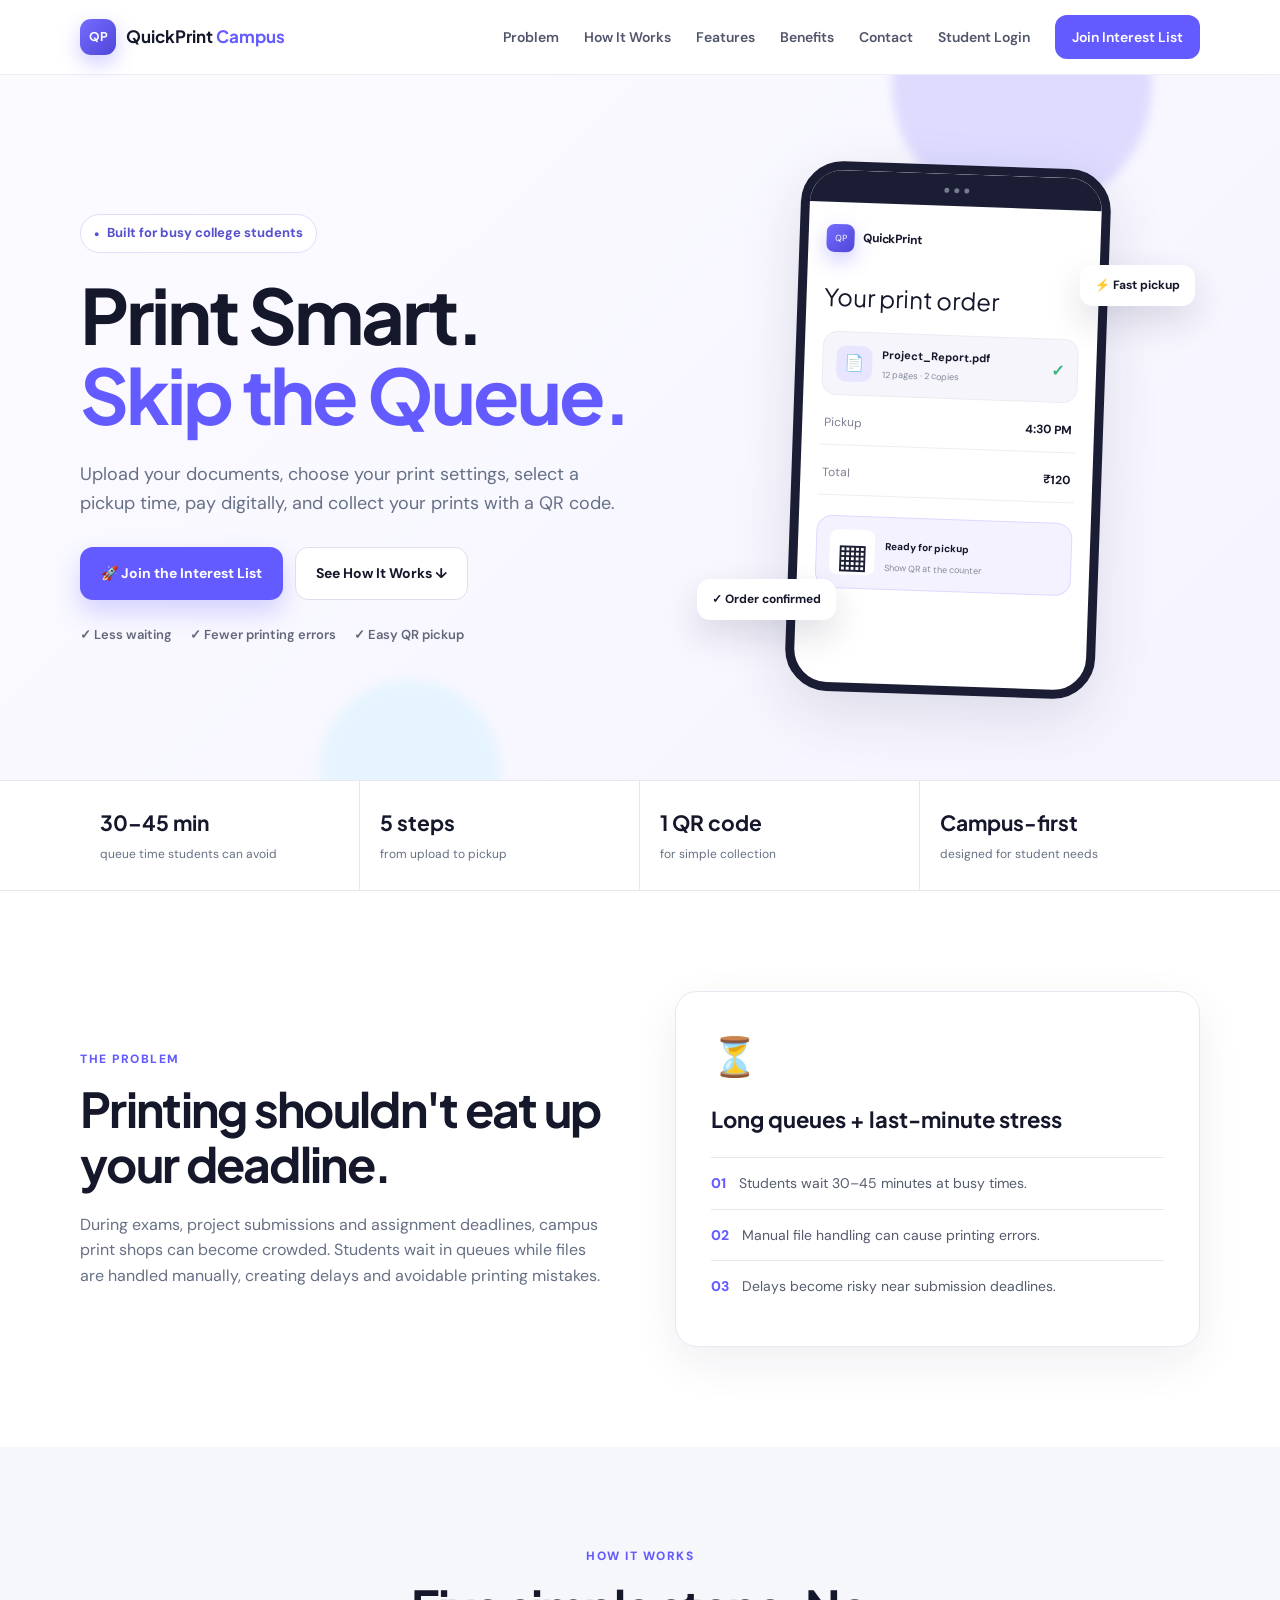
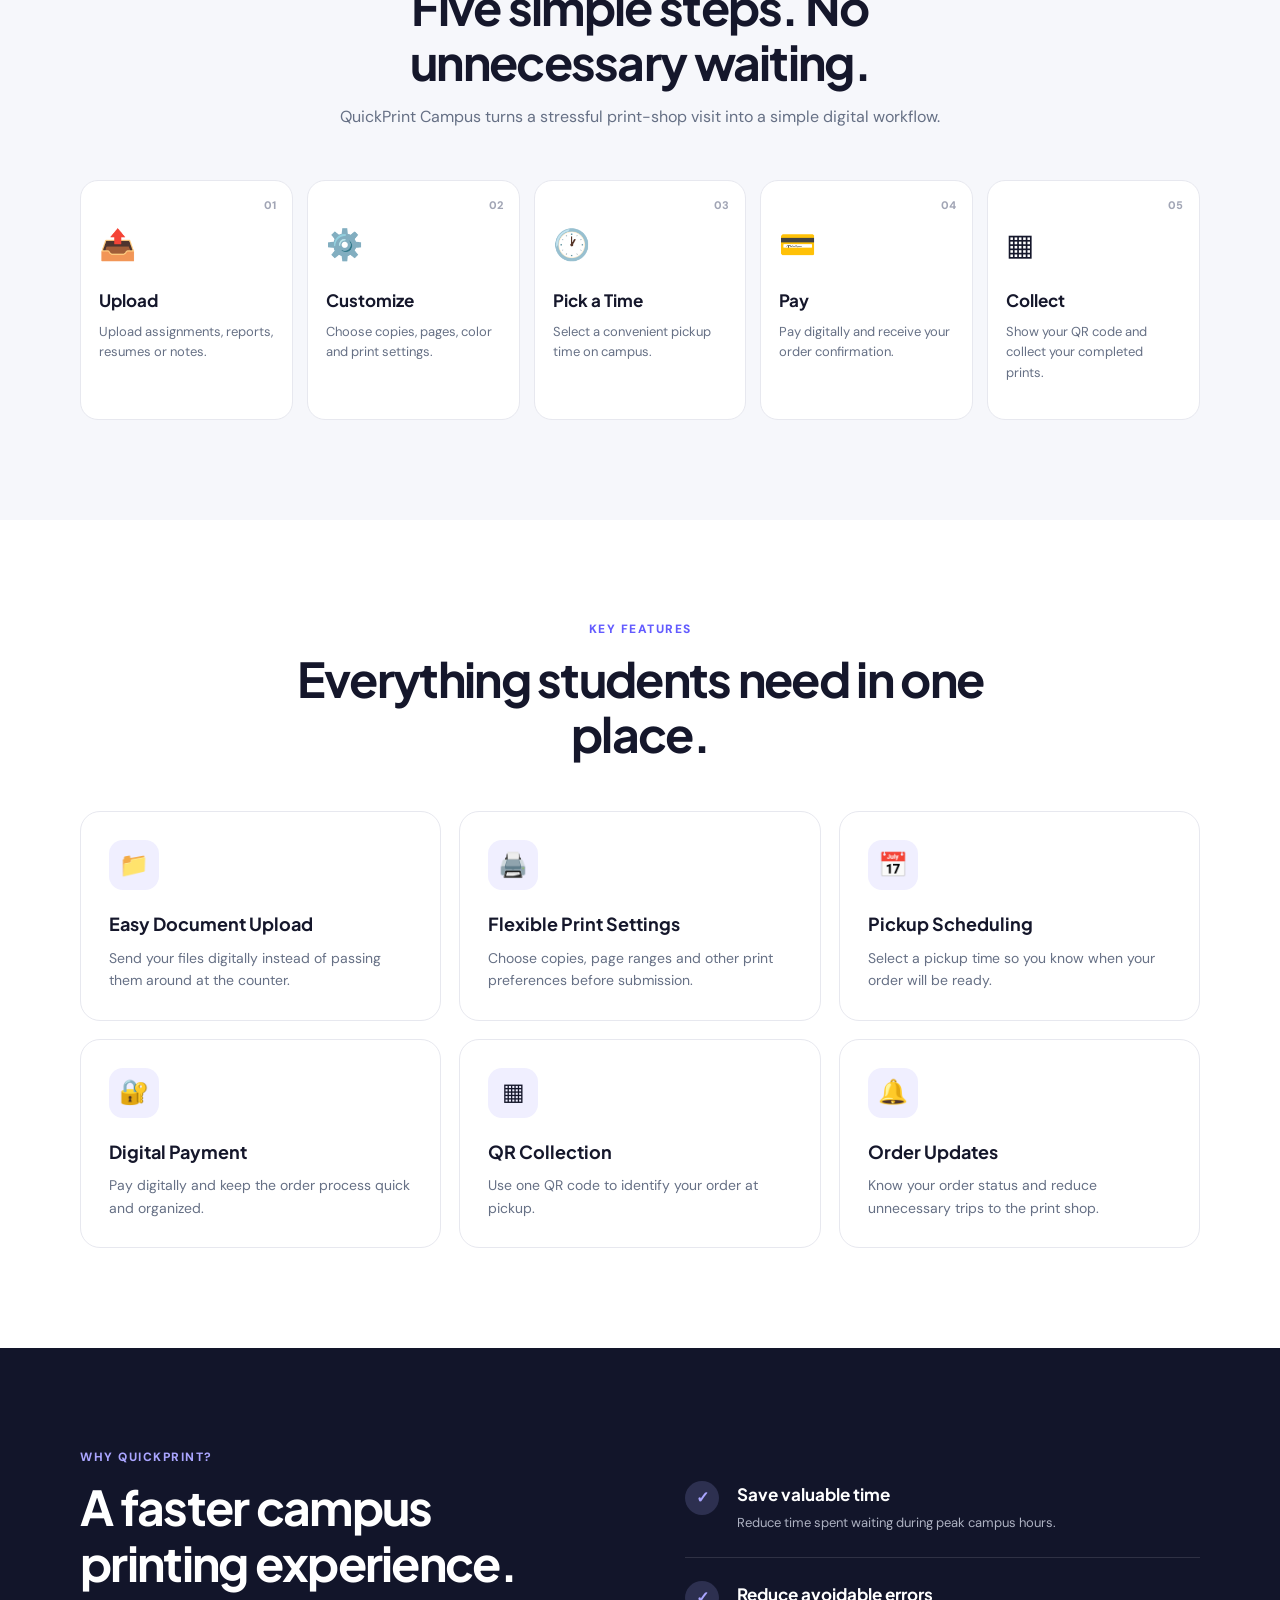
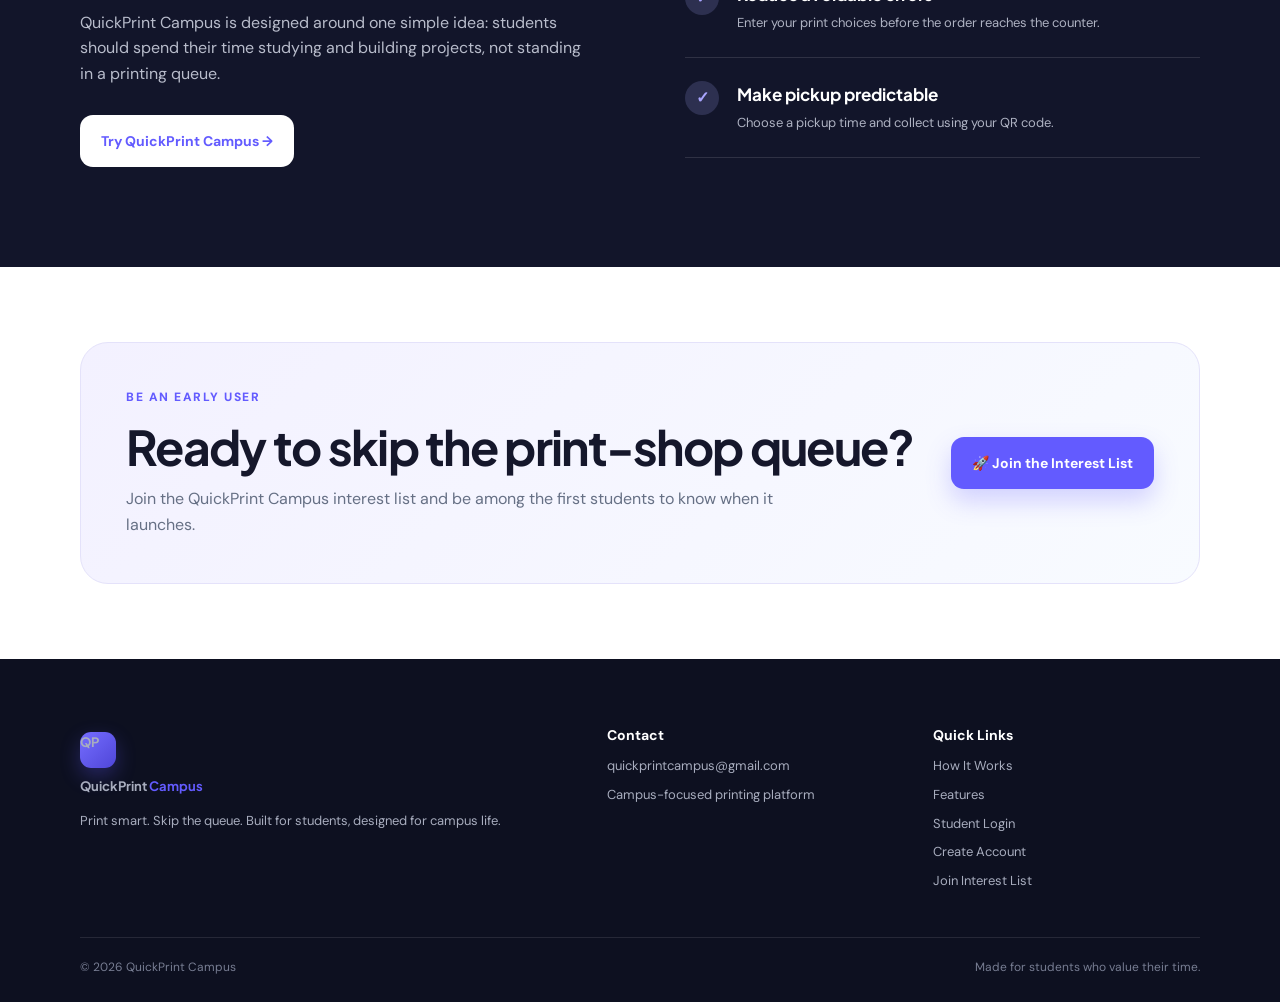
<file: index.html>
<!DOCTYPE html>
<html lang="en">
<head>
  <meta charset="UTF-8">
  <meta name="viewport" content="width=device-width, initial-scale=1.0">
  <meta name="description" content="QuickPrint Campus lets students upload, customize, pay for and collect campus print orders without long queues.">
  <title>QuickPrint Campus | Print Smart. Skip the Queue.</title>
  <link rel="stylesheet" href="style.css">
</head>
<body>
  <header class="site-header">
    <nav class="navbar container">
      <a class="brand" href="index.html" aria-label="QuickPrint Campus home">
        <span class="brand-mark">QP</span>
        <span>QuickPrint <strong>Campus</strong></span>
      </a>

      <button class="menu-toggle" id="menuToggle" aria-label="Open navigation" aria-expanded="false">☰</button>

      <div class="nav-menu" id="navMenu">
        <a href="#problem">Problem</a>
        <a href="#how-it-works">How It Works</a>
        <a href="#features">Features</a>
        <a href="#benefits">Benefits</a>
        <a href="#contact">Contact</a>
        <a href="login.html">Student Login</a>
        <a class="nav-cta" href="interest.html">Join Interest List</a>
      </div>
    </nav>
  </header>

  <main>
    <section class="hero">
      <div class="hero-glow glow-one"></div>
      <div class="hero-glow glow-two"></div>
      <div class="container hero-grid">
        <div class="hero-copy reveal">
          <div class="eyebrow"><span>●</span> Built for busy college students</div>
          <h1>Print Smart.<br><span>Skip the Queue.</span></h1>
          <p class="hero-text">Upload your documents, choose your print settings, select a pickup time, pay digitally, and collect your prints with a QR code.</p>
          <div class="hero-actions">
            <a class="btn btn-primary" href="interest.html">🚀 Join the Interest List</a>
            <a class="btn btn-secondary" href="#how-it-works">See How It Works ↓</a>
          </div>
          <div class="hero-trust">
            <span>✓ Less waiting</span>
            <span>✓ Fewer printing errors</span>
            <span>✓ Easy QR pickup</span>
          </div>
        </div>

        <div class="hero-visual reveal">
          <div class="visual-card">
            <div class="phone-top"><span></span><span></span><span></span></div>
            <div class="phone-screen">
              <div class="mini-brand"><span class="brand-mark small">QP</span><b>QuickPrint</b></div>
              <div class="screen-title">Your print order</div>
              <div class="document-card">
                <div class="doc-icon">📄</div>
                <div><b>Project_Report.pdf</b><small>12 pages · 2 copies</small></div>
                <span class="check">✓</span>
              </div>
              <div class="screen-row"><span>Pickup</span><b>4:30 PM</b></div>
              <div class="screen-row"><span>Total</span><b>₹120</b></div>
              <div class="qr-box">
                <div class="qr-pattern">▦</div>
                <div><b>Ready for pickup</b><small>Show QR at the counter</small></div>
              </div>
            </div>
          </div>
          <div class="floating-pill pill-one">⚡ Fast pickup</div>
          <div class="floating-pill pill-two">✓ Order confirmed</div>
        </div>
      </div>
    </section>

    <section class="stats-strip">
      <div class="container stats-grid">
        <div><strong>30–45 min</strong><span>queue time students can avoid</span></div>
        <div><strong>5 steps</strong><span>from upload to pickup</span></div>
        <div><strong>1 QR code</strong><span>for simple collection</span></div>
        <div><strong>Campus-first</strong><span>designed for student needs</span></div>
      </div>
    </section>

    <section class="section" id="problem">
      <div class="container two-col">
        <div class="section-heading reveal">
          <p class="section-label">THE PROBLEM</p>
          <h2>Printing shouldn't eat up your deadline.</h2>
          <p>During exams, project submissions and assignment deadlines, campus print shops can become crowded. Students wait in queues while files are handled manually, creating delays and avoidable printing mistakes.</p>
        </div>
        <div class="problem-card reveal">
          <div class="problem-icon">⏳</div>
          <h3>Long queues + last-minute stress</h3>
          <ul>
            <li><span>01</span> Students wait 30–45 minutes at busy times.</li>
            <li><span>02</span> Manual file handling can cause printing errors.</li>
            <li><span>03</span> Delays become risky near submission deadlines.</li>
          </ul>
        </div>
      </div>
    </section>

    <section class="section section-soft" id="how-it-works">
      <div class="container">
        <div class="center-heading reveal">
          <p class="section-label">HOW IT WORKS</p>
          <h2>Five simple steps. No unnecessary waiting.</h2>
          <p>QuickPrint Campus turns a stressful print-shop visit into a simple digital workflow.</p>
        </div>
        <div class="steps-grid">
          <article class="step-card reveal"><span>01</span><div class="step-icon">📤</div><h3>Upload</h3><p>Upload assignments, reports, resumes or notes.</p></article>
          <article class="step-card reveal"><span>02</span><div class="step-icon">⚙️</div><h3>Customize</h3><p>Choose copies, pages, color and print settings.</p></article>
          <article class="step-card reveal"><span>03</span><div class="step-icon">🕐</div><h3>Pick a Time</h3><p>Select a convenient pickup time on campus.</p></article>
          <article class="step-card reveal"><span>04</span><div class="step-icon">💳</div><h3>Pay</h3><p>Pay digitally and receive your order confirmation.</p></article>
          <article class="step-card reveal"><span>05</span><div class="step-icon">▦</div><h3>Collect</h3><p>Show your QR code and collect your completed prints.</p></article>
        </div>
      </div>
    </section>

    <section class="section" id="features">
      <div class="container">
        <div class="center-heading reveal">
          <p class="section-label">KEY FEATURES</p>
          <h2>Everything students need in one place.</h2>
        </div>
        <div class="feature-grid">
          <article class="feature-card reveal"><div class="feature-icon">📁</div><h3>Easy Document Upload</h3><p>Send your files digitally instead of passing them around at the counter.</p></article>
          <article class="feature-card reveal"><div class="feature-icon">🖨️</div><h3>Flexible Print Settings</h3><p>Choose copies, page ranges and other print preferences before submission.</p></article>
          <article class="feature-card reveal"><div class="feature-icon">📅</div><h3>Pickup Scheduling</h3><p>Select a pickup time so you know when your order will be ready.</p></article>
          <article class="feature-card reveal"><div class="feature-icon">🔐</div><h3>Digital Payment</h3><p>Pay digitally and keep the order process quick and organized.</p></article>
          <article class="feature-card reveal"><div class="feature-icon">▦</div><h3>QR Collection</h3><p>Use one QR code to identify your order at pickup.</p></article>
          <article class="feature-card reveal"><div class="feature-icon">🔔</div><h3>Order Updates</h3><p>Know your order status and reduce unnecessary trips to the print shop.</p></article>
        </div>
      </div>
    </section>

    <section class="section section-dark" id="benefits">
      <div class="container benefits-grid">
        <div class="reveal">
          <p class="section-label light">WHY QUICKPRINT?</p>
          <h2>A faster campus printing experience.</h2>
          <p class="dark-copy">QuickPrint Campus is designed around one simple idea: students should spend their time studying and building projects, not standing in a printing queue.</p>
          <a class="btn btn-light" href="interest.html">Try QuickPrint Campus →</a>
        </div>
        <div class="benefit-list reveal">
          <div><span>✓</span><div><h3>Save valuable time</h3><p>Reduce time spent waiting during peak campus hours.</p></div></div>
          <div><span>✓</span><div><h3>Reduce avoidable errors</h3><p>Enter your print choices before the order reaches the counter.</p></div></div>
          <div><span>✓</span><div><h3>Make pickup predictable</h3><p>Choose a pickup time and collect using your QR code.</p></div></div>
        </div>
      </div>
    </section>

    <section class="section cta-section">
      <div class="container cta-card reveal">
        <div>
          <p class="section-label">BE AN EARLY USER</p>
          <h2>Ready to skip the print-shop queue?</h2>
          <p>Join the QuickPrint Campus interest list and be among the first students to know when it launches.</p>
        </div>
        <a class="btn btn-primary" href="interest.html">🚀 Join the Interest List</a>
      </div>
    </section>
  </main>

  <footer class="site-footer" id="contact">
    <div class="container footer-grid">
      <div>
        <a class="brand footer-brand" href="index.html"><span class="brand-mark">QP</span><span>QuickPrint <strong>Campus</strong></span></a>
        <p>Print smart. Skip the queue. Built for students, designed for campus life.</p>
      </div>
      <div><h4>Contact</h4><a href="mailto:quickprintcampus@gmail.com">quickprintcampus@gmail.com</a><span>Campus-focused printing platform</span></div>
      <div><h4>Quick Links</h4><a href="#how-it-works">How It Works</a><a href="#features">Features</a><a href="login.html">Student Login</a><a href="register.html">Create Account</a><a href="interest.html">Join Interest List</a></div>
    </div>
    <div class="container footer-bottom"><span>© 2026 QuickPrint Campus</span><span>Made for students who value their time.</span></div>
  </footer>

  <script src="script.js"></script>
</body>
</html>
</file>
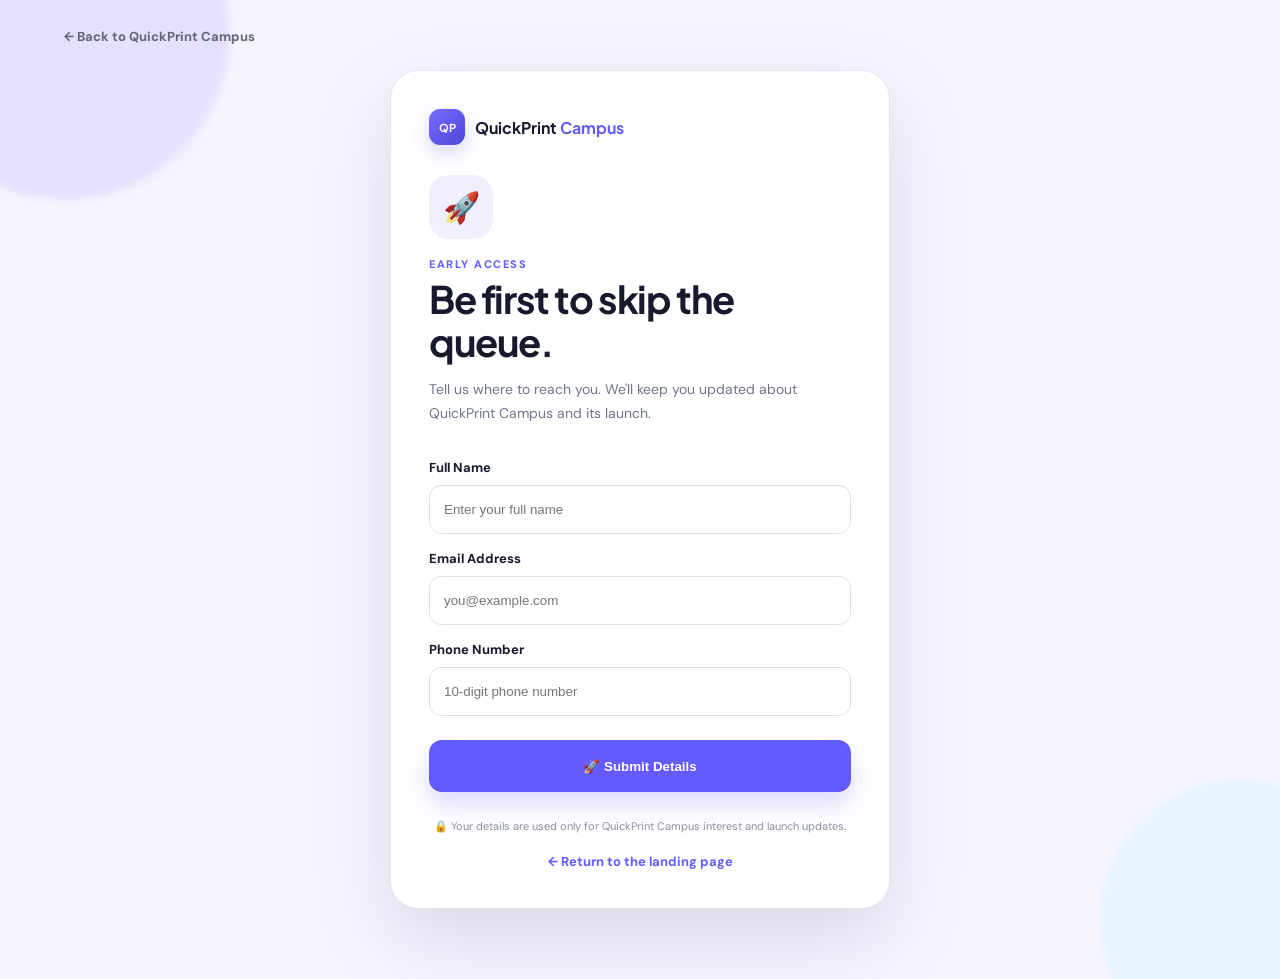
<file: interest.html>
<!DOCTYPE html>
<html lang="en">
<head>
  <meta charset="UTF-8">
  <meta name="viewport" content="width=device-width, initial-scale=1.0">
  <meta name="description" content="Join the QuickPrint Campus early interest list.">
  <title>Join the Interest List | QuickPrint Campus</title>
  <link rel="stylesheet" href="interest.css">
</head>
<body>
  <main class="interest-page">
    <div class="interest-orb orb-one"></div>
    <div class="interest-orb orb-two"></div>

    <a class="back-home" href="index.html">← Back to QuickPrint Campus</a>

    <section class="interest-card">
      <div class="interest-brand"><span class="brand-mark">QP</span><span>QuickPrint <strong>Campus</strong></span></div>
      <div class="interest-icon">🚀</div>
      <p class="label">EARLY ACCESS</p>
      <h1>Be first to skip the queue.</h1>
      <p class="intro">Tell us where to reach you. We'll keep you updated about QuickPrint Campus and its launch.</p>

      <form id="interestForm" class="interest-form">
        <label for="name">Full Name</label>
        <input id="name" name="name" type="text" placeholder="Enter your full name" autocomplete="name" required>

        <label for="email">Email Address</label>
        <input id="email" name="email" type="email" placeholder="you@example.com" autocomplete="email" required>

        <label for="phone">Phone Number</label>
        <input id="phone" name="phone" type="tel" placeholder="10-digit phone number" autocomplete="tel" required>

        <button type="submit">🚀 Submit Details</button>
        <div class="message-box" aria-live="polite"></div>
      </form>

      <p class="privacy-note">🔒 Your details are used only for QuickPrint Campus interest and launch updates.</p>
      <a class="return-link" href="index.html">← Return to the landing page</a>
    </section>
  </main>
  <script src="script.js"></script>
  <script src="auth.js"></script>
</body>
</html>
</file>
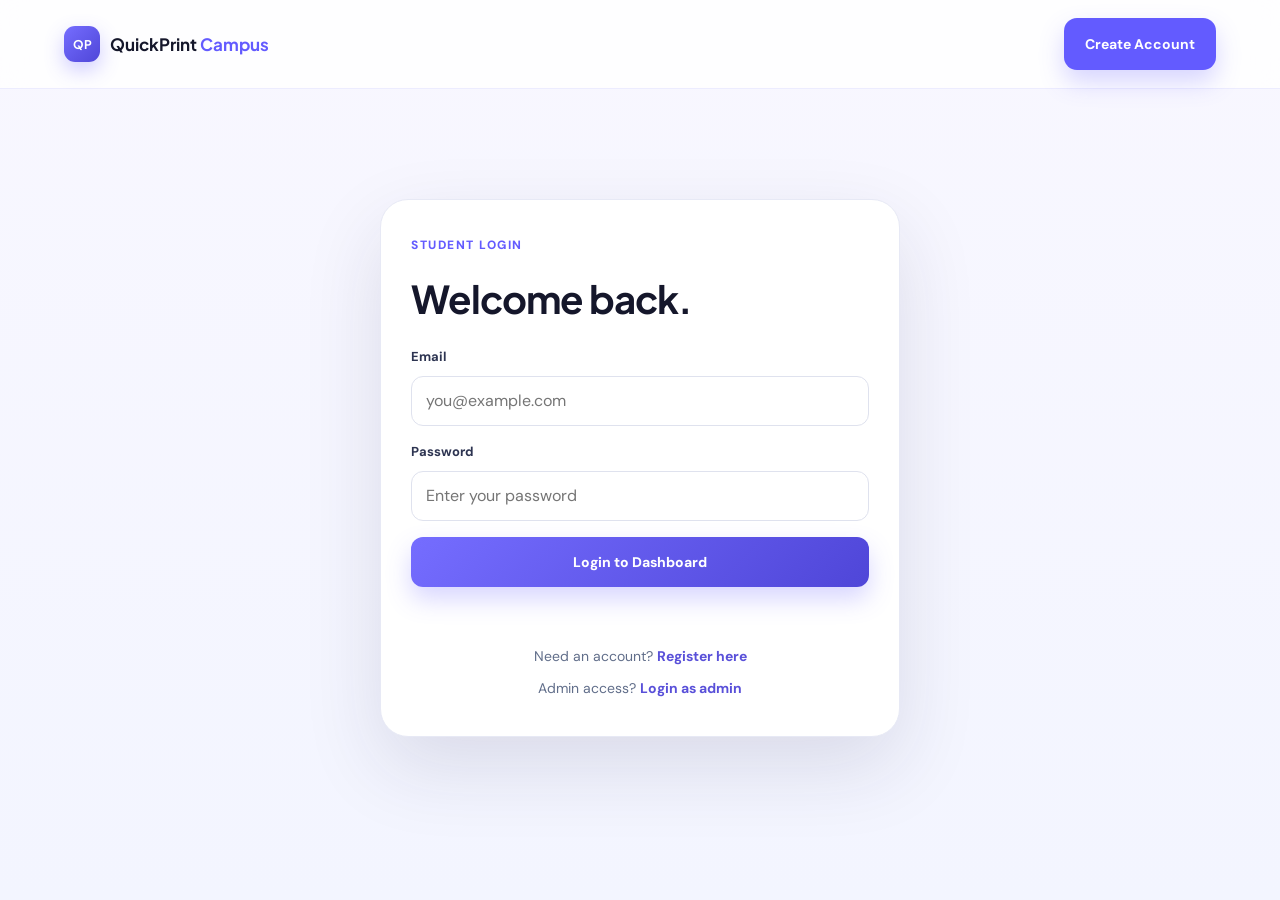
<file: login.html>
<!DOCTYPE html>
<html lang="en">
<head>
  <meta charset="UTF-8">
  <meta name="viewport" content="width=device-width, initial-scale=1.0">
  <title>Student Login | QuickPrint Campus</title>
  <link rel="stylesheet" href="style.css">
  <link rel="stylesheet" href="auth.css">
</head>
<body class="auth-page" data-page="student-login">
  <header class="topbar">
    <a class="brand" href="index.html" aria-label="QuickPrint Campus home">
      <span class="brand-mark">QP</span>
      <span>QuickPrint <strong>Campus</strong></span>
    </a>
    <a class="btn btn-primary" href="register.html">Create Account</a>
  </header>

  <main class="auth-shell">
    <section class="auth-card">
      <p class="section-label">STUDENT LOGIN</p>
      <h1>Welcome back.</h1>
      <form id="loginForm" class="auth-form" data-action="login" data-redirect-to="student-dashboard.html">
        <div class="field-group">
          <label for="email">Email</label>
          <input id="email" name="email" type="email" placeholder="you@example.com" required>
        </div>
        <div class="field-group">
          <label for="password">Password</label>
          <input id="password" name="password" type="password" placeholder="Enter your password" required>
        </div>
        <button class="primary-btn" type="submit">Login to Dashboard</button>
        <div class="message-box" aria-live="polite"></div>
      </form>
      <p class="muted" style="margin-top:18px; text-align:center;">Need an account? <a href="register.html">Register here</a></p>
      <p class="muted" style="text-align:center; margin-top:10px;">Admin access? <a href="admin-dashboard.html">Login as admin</a></p>
    </section>
  </main>

  <script src="script.js"></script>
  <script src="auth.js"></script>
</body>
</html>
</file>
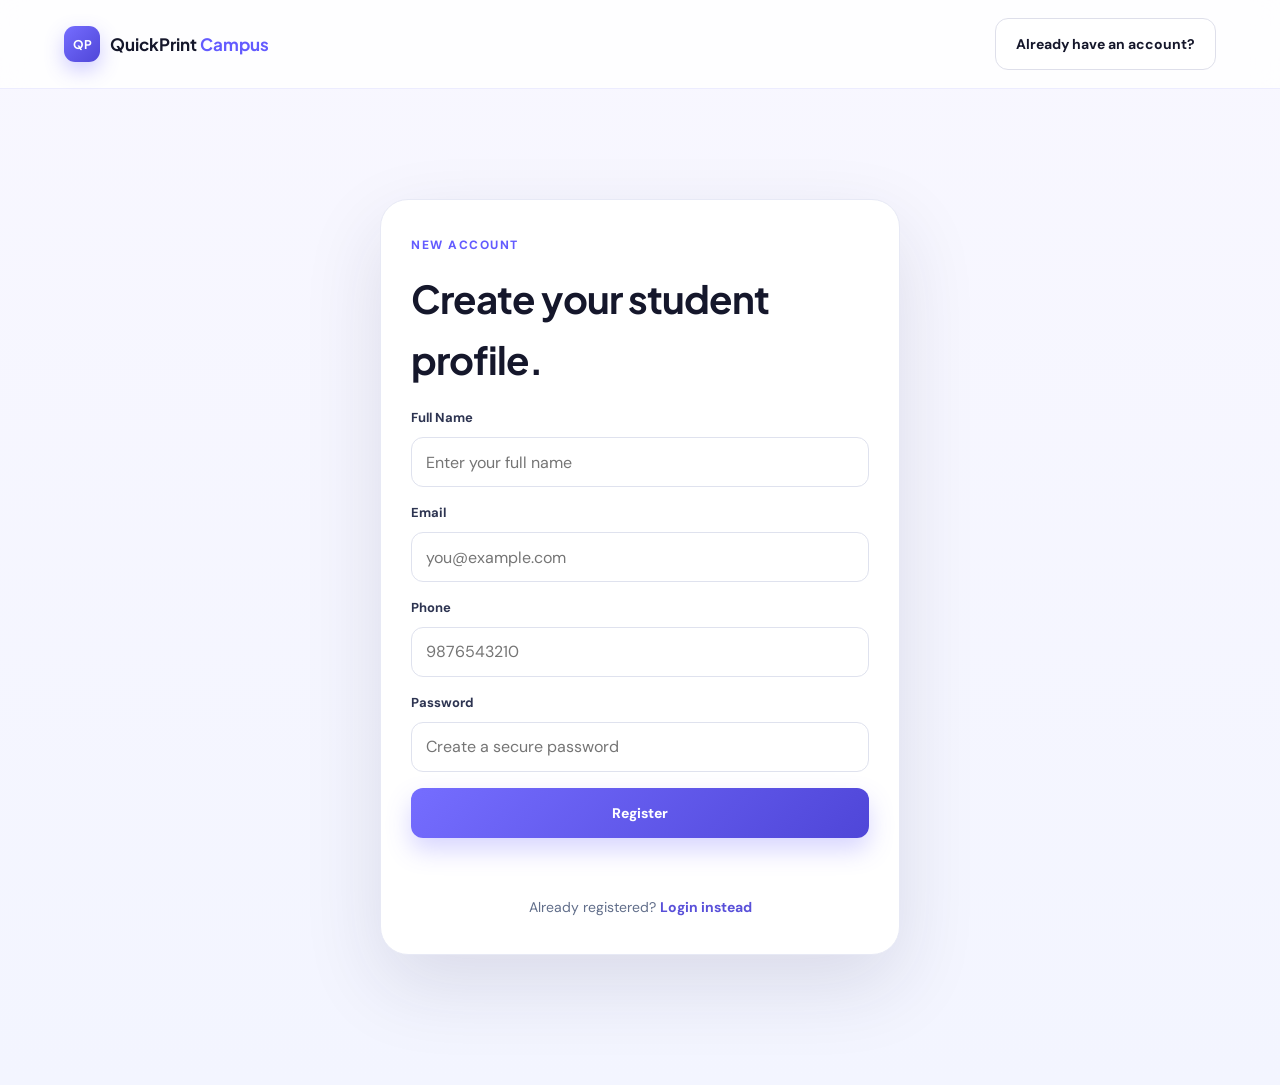
<file: register.html>
<!DOCTYPE html>
<html lang="en">
<head>
  <meta charset="UTF-8">
  <meta name="viewport" content="width=device-width, initial-scale=1.0">
  <title>Register | QuickPrint Campus</title>
  <link rel="stylesheet" href="style.css">
  <link rel="stylesheet" href="auth.css">
</head>
<body class="auth-page">
  <header class="topbar">
    <a class="brand" href="index.html" aria-label="QuickPrint Campus home">
      <span class="brand-mark">QP</span>
      <span>QuickPrint <strong>Campus</strong></span>
    </a>
    <a class="btn btn-secondary" href="login.html">Already have an account?</a>
  </header>

  <main class="auth-shell">
    <section class="auth-card">
      <p class="section-label">NEW ACCOUNT</p>
      <h1>Create your student profile.</h1>
      <form id="registerForm" class="auth-form" data-action="register" data-redirect-to="student-dashboard.html">
        <div class="field-group">
          <label for="name">Full Name</label>
          <input id="name" name="name" type="text" placeholder="Enter your full name" required>
        </div>
        <div class="field-group">
          <label for="email">Email</label>
          <input id="email" name="email" type="email" placeholder="you@example.com" required>
        </div>
        <div class="field-group">
          <label for="phone">Phone</label>
          <input id="phone" name="phone" type="tel" placeholder="9876543210" required>
        </div>
        <div class="field-group">
          <label for="password">Password</label>
          <input id="password" name="password" type="password" placeholder="Create a secure password" required>
        </div>
        <button class="primary-btn" type="submit">Register</button>
        <div class="message-box" aria-live="polite"></div>
      </form>
      <p class="muted" style="margin-top:18px; text-align:center;">Already registered? <a href="login.html">Login instead</a></p>
    </section>
  </main>

  <script src="script.js"></script>
  <script src="auth.js"></script>
</body>
</html>
</file>
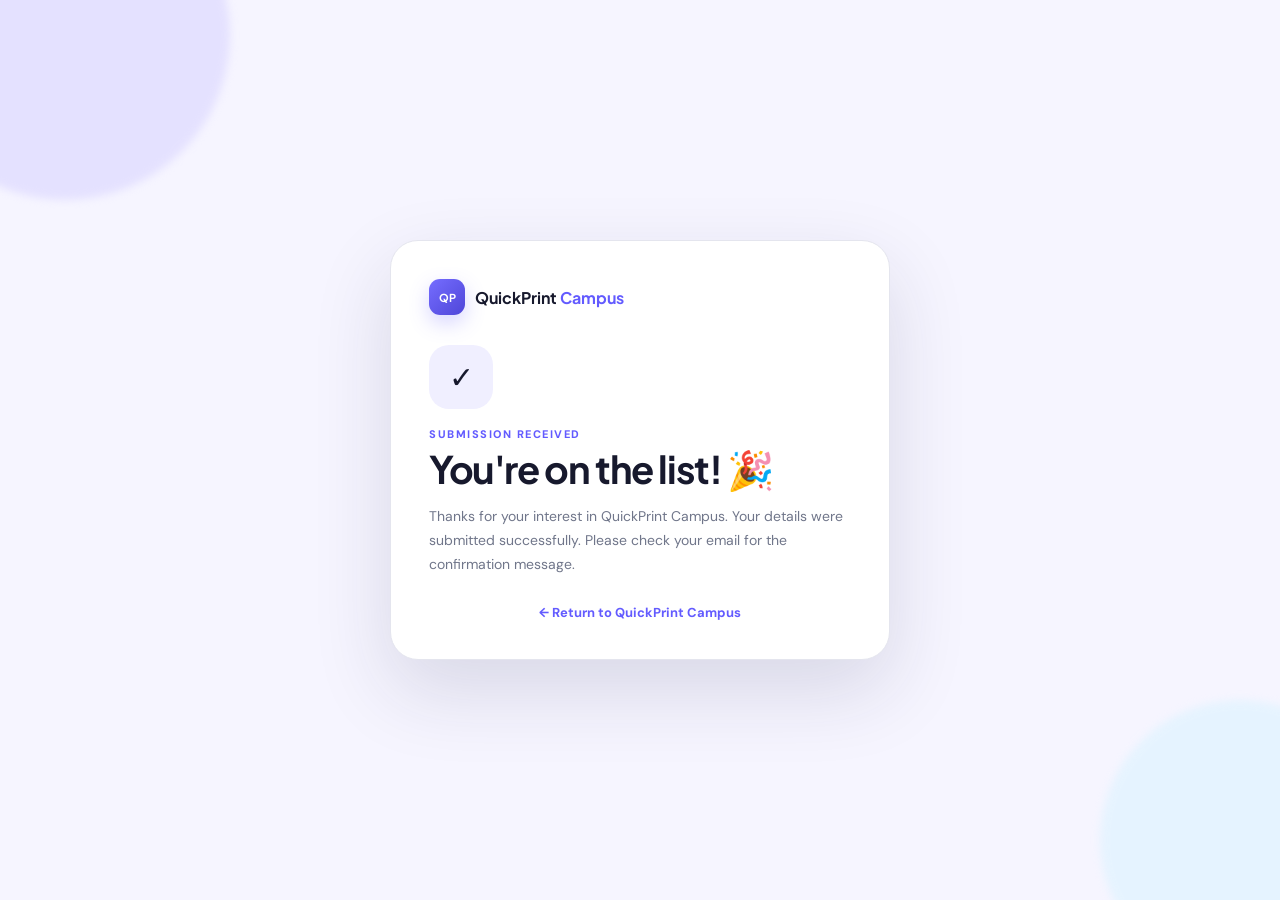
<file: success.html>
<!DOCTYPE html>
<html lang="en">
<head>
  <meta charset="UTF-8">
  <meta name="viewport" content="width=device-width, initial-scale=1.0">
  <title>You're on the List | QuickPrint Campus</title>
  <link rel="stylesheet" href="interest.css">
</head>
<body>
  <main class="interest-page">
    <div class="interest-orb orb-one"></div>
    <div class="interest-orb orb-two"></div>
    <section class="interest-card success-card">
      <div class="interest-brand"><span class="brand-mark">QP</span><span>QuickPrint <strong>Campus</strong></span></div>
      <div class="interest-icon">✓</div>
      <p class="label">SUBMISSION RECEIVED</p>
      <h1>You're on the list! 🎉</h1>
      <p class="intro">Thanks for your interest in QuickPrint Campus. Your details were submitted successfully. Please check your email for the confirmation message.</p>
      <a class="return-link" href="index.html">← Return to QuickPrint Campus</a>
    </section>
  </main>
</body>
</html>
</file>
<file: style.css>
@import url('https://fonts.googleapis.com/css2?family=DM+Sans:wght@400;500;600;700&family=Plus+Jakarta+Sans:wght@600;700;800&display=swap');

:root{--primary:#635bff;--primary-dark:#4f46d8;--ink:#15172b;--muted:#667085;--soft:#f6f7fb;--line:#e7e8ef;--white:#fff;--dark:#12152a;--shadow:0 20px 60px rgba(29,31,68,.12);--radius:22px}
*{box-sizing:border-box;margin:0;padding:0}
html{scroll-behavior:smooth}
body{font-family:'DM Sans',sans-serif;color:var(--ink);background:#fff;line-height:1.6;overflow-x:hidden}
a{text-decoration:none;color:inherit}button,input{font:inherit}.container{width:min(1120px,92%);margin:auto}
.site-header{position:sticky;top:0;z-index:100;background:rgba(255,255,255,.9);backdrop-filter:blur(14px);border-bottom:1px solid rgba(231,232,239,.75)}
.navbar{height:74px;display:flex;align-items:center;justify-content:space-between;gap:30px}.brand{display:flex;align-items:center;gap:10px;font-family:'Plus Jakarta Sans',sans-serif;font-weight:700;font-size:17px;white-space:nowrap}.brand strong{color:var(--primary)}
.brand-mark{width:36px;height:36px;border-radius:11px;display:grid;place-items:center;color:#fff;background:linear-gradient(135deg,#756dff,#4f46d8);font-size:12px;box-shadow:0 8px 20px rgba(99,91,255,.3)}.brand-mark.small{width:28px;height:28px;border-radius:8px;font-size:9px}
.nav-menu{display:flex;align-items:center;gap:25px;color:#50556b;font-size:14px;font-weight:600}.nav-menu a{transition:.2s}.nav-menu a:hover{color:var(--primary)}.nav-cta{background:var(--primary);color:#fff!important;padding:11px 17px;border-radius:12px}.nav-cta:hover{background:var(--primary-dark)}
.menu-toggle{display:none;border:0;background:transparent;font-size:26px;color:var(--ink);cursor:pointer}
.hero{position:relative;padding:90px 0 85px;overflow:hidden;background:linear-gradient(135deg,#fbfbff 0%,#f5f4ff 100%)}.hero-grid{display:grid;grid-template-columns:1.05fr .95fr;align-items:center;gap:60px;position:relative;z-index:2}.eyebrow{display:inline-flex;align-items:center;gap:8px;border:1px solid #dedcff;background:#fff;padding:8px 13px;border-radius:999px;color:#5750cc;font-size:13px;font-weight:700;margin-bottom:22px}.eyebrow span{font-size:9px}.hero h1{font-family:'Plus Jakarta Sans',sans-serif;font-size:clamp(48px,6vw,76px);line-height:1.05;letter-spacing:-3px;max-width:680px}.hero h1 span{color:var(--primary)}.hero-text{font-size:18px;color:var(--muted);max-width:620px;margin:25px 0 30px}.hero-actions{display:flex;flex-wrap:wrap;gap:12px}.btn{display:inline-flex;align-items:center;justify-content:center;border-radius:13px;padding:14px 20px;font-weight:700;font-size:14px;transition:.2s;border:1px solid transparent}.btn-primary{background:var(--primary);color:#fff;box-shadow:0 12px 25px rgba(99,91,255,.25)}.btn-primary:hover{background:var(--primary-dark);transform:translateY(-2px)}.btn-secondary{background:#fff;border-color:#dedfea}.btn-secondary:hover{border-color:var(--primary);color:var(--primary)}.btn-light{background:#fff;color:var(--primary)}.hero-trust{display:flex;flex-wrap:wrap;gap:18px;margin-top:25px;color:#62687a;font-size:13px;font-weight:600}.hero-visual{min-height:500px;position:relative;display:grid;place-items:center}.visual-card{width:310px;height:530px;border:9px solid #1b1d34;border-radius:42px;background:#fff;box-shadow:var(--shadow);transform:rotate(2deg);overflow:hidden;position:relative;z-index:2}.phone-top{height:32px;background:#1b1d34;display:flex;align-items:center;justify-content:center;gap:5px}.phone-top span{width:5px;height:5px;border-radius:50%;background:#777b90}.phone-screen{padding:22px 18px}.mini-brand{display:flex;align-items:center;gap:8px;font-size:12px}.screen-title{font-family:'Plus Jakarta Sans';font-size:24px;line-height:1.2;margin:30px 0 20px}.document-card{display:flex;align-items:center;gap:10px;padding:13px;border-radius:15px;background:#f5f5fb;border:1px solid #ebebf2}.doc-icon{width:36px;height:36px;border-radius:10px;background:#e8e6ff;display:grid;place-items:center}.document-card b{font-size:11px;display:block}.document-card small,.qr-box small{display:block;color:#858a9a;font-size:9px;margin-top:3px}.check{margin-left:auto;color:#3db47d;font-weight:800}.screen-row{display:flex;justify-content:space-between;padding:18px 4px 12px;border-bottom:1px solid #eee;font-size:12px}.screen-row span{color:#7c8192}.qr-box{margin-top:20px;background:#f4f2ff;border:1px solid #ddd9ff;border-radius:16px;padding:13px;display:flex;align-items:center;gap:10px}.qr-pattern{width:45px;height:45px;border-radius:8px;background:#fff;display:grid;place-items:center;font-size:34px;color:#1d2035}.qr-box b{font-size:10px}.floating-pill{position:absolute;background:#fff;padding:11px 15px;border-radius:13px;box-shadow:0 15px 35px rgba(25,29,64,.14);font-size:12px;font-weight:700;z-index:4}.pill-one{top:100px;right:5px}.pill-two{bottom:75px;left:0}.hero-glow{position:absolute;border-radius:50%;filter:blur(5px)}.glow-one{width:260px;height:260px;background:#dedbff;top:-120px;right:10%}.glow-two{width:180px;height:180px;background:#e6f4ff;bottom:-80px;left:25%}
.stats-strip{background:#fff;border-bottom:1px solid var(--line);border-top:1px solid var(--line)}.stats-grid{display:grid;grid-template-columns:repeat(4,1fr)}.stats-grid div{padding:25px 20px;border-right:1px solid var(--line)}.stats-grid div:last-child{border-right:0}.stats-grid strong{display:block;font-family:'Plus Jakarta Sans';font-size:21px}.stats-grid span{color:var(--muted);font-size:12px}
.section{padding:100px 0}.section-soft{background:var(--soft)}.two-col{display:grid;grid-template-columns:1fr 1fr;gap:70px;align-items:center}.section-label{font-size:12px;font-weight:800;letter-spacing:1.5px;color:var(--primary);margin-bottom:12px}.section-heading h2,.center-heading h2,.benefits-grid h2,.cta-card h2{font-family:'Plus Jakarta Sans';font-size:clamp(32px,4vw,48px);line-height:1.15;letter-spacing:-1.7px}.section-heading p:not(.section-label){color:var(--muted);margin-top:20px;max-width:600px}.problem-card{background:#fff;border:1px solid var(--line);border-radius:var(--radius);padding:35px;box-shadow:0 15px 45px rgba(30,34,70,.07)}.problem-icon{font-size:38px;margin-bottom:14px}.problem-card h3{font-family:'Plus Jakarta Sans';font-size:22px}.problem-card ul{list-style:none;margin-top:20px}.problem-card li{display:flex;gap:13px;padding:14px 0;border-top:1px solid var(--line);font-size:14px;color:#555b6e}.problem-card li span{font-weight:800;color:var(--primary)}.center-heading{text-align:center;max-width:720px;margin:0 auto 50px}.center-heading p:last-child{color:var(--muted);margin-top:15px}.steps-grid{display:grid;grid-template-columns:repeat(5,1fr);gap:14px}.step-card{background:#fff;border:1px solid var(--line);padding:25px 18px;border-radius:18px;position:relative;min-height:240px}.step-card>span{position:absolute;top:16px;right:16px;color:#a1a5b5;font-weight:800;font-size:11px}.step-icon{font-size:30px;margin:15px 0 18px}.step-card h3{font-family:'Plus Jakarta Sans';font-size:17px}.step-card p{font-size:13px;color:var(--muted);margin-top:8px}.feature-grid{display:grid;grid-template-columns:repeat(3,1fr);gap:18px}.feature-card{padding:28px;border:1px solid var(--line);border-radius:20px;background:#fff;transition:.2s}.feature-card:hover{transform:translateY(-5px);box-shadow:var(--shadow);border-color:#d8d5ff}.feature-icon{width:50px;height:50px;border-radius:14px;background:#f0efff;display:grid;place-items:center;font-size:24px;margin-bottom:20px}.feature-card h3{font-family:'Plus Jakarta Sans';font-size:18px}.feature-card p{color:var(--muted);font-size:14px;margin-top:8px}.section-dark{background:var(--dark);color:#fff}.section-label.light{color:#aaa5ff}.benefits-grid{display:grid;grid-template-columns:1fr 1fr;gap:90px;align-items:center}.benefits-grid h2{max-width:560px}.dark-copy{color:#b8bccb;max-width:560px;margin:20px 0 28px}.benefit-list>div{display:flex;gap:18px;padding:23px 0;border-bottom:1px solid rgba(255,255,255,.12)}.benefit-list>div>span{width:34px;height:34px;border-radius:50%;background:#2d3050;color:#a9a5ff;display:grid;place-items:center;font-weight:800}.benefit-list h3{font-family:'Plus Jakarta Sans';font-size:17px}.benefit-list p{color:#aeb2c2;font-size:13px;margin-top:5px}.cta-section{padding-top:75px;padding-bottom:75px}.cta-card{display:flex;align-items:center;justify-content:space-between;gap:30px;padding:45px;border-radius:28px;background:linear-gradient(135deg,#f3f1ff,#f8fbff);border:1px solid #e4e2fa}.cta-card p:last-child{color:var(--muted);margin-top:12px;max-width:650px}.site-footer{background:#0d1020;color:#fff;padding:65px 0 25px}.footer-grid{display:grid;grid-template-columns:1.4fr .8fr .8fr;gap:60px}.footer-brand{margin-bottom:15px}.footer-grid p,.footer-grid a,.footer-grid span{display:block;color:#a8adbe;font-size:13px;margin-top:8px}.footer-grid h4{font-size:14px;margin-bottom:10px}.footer-grid a:hover{color:#fff}.footer-bottom{margin-top:45px;padding-top:20px;border-top:1px solid rgba(255,255,255,.1);display:flex;justify-content:space-between;color:#777d92;font-size:12px}.reveal{opacity:0;transform:translateY(18px);transition:opacity .65s ease,transform .65s ease}.reveal.visible{opacity:1;transform:none}
@media(max-width:900px){.nav-menu{gap:15px}.hero-grid,.two-col,.benefits-grid{grid-template-columns:1fr}.hero{padding-top:65px}.hero-visual{min-height:530px}.stats-grid{grid-template-columns:repeat(2,1fr)}.stats-grid div:nth-child(2){border-right:0}.stats-grid div:nth-child(-n+2){border-bottom:1px solid var(--line)}.steps-grid{grid-template-columns:repeat(2,1fr)}.feature-grid{grid-template-columns:repeat(2,1fr)}.footer-grid{grid-template-columns:1fr 1fr}.benefits-grid{gap:50px}}
@media(max-width:700px){.menu-toggle{display:block}.nav-menu{position:absolute;top:74px;left:4%;right:4%;display:none;flex-direction:column;align-items:stretch;background:#fff;padding:15px;border:1px solid var(--line);border-radius:16px;box-shadow:var(--shadow)}.nav-menu.open{display:flex}.nav-menu a{padding:10px 12px}.hero h1{font-size:48px;letter-spacing:-2px}.hero-text{font-size:16px}.hero-visual{transform:scale(.9);margin:-20px}.stats-grid,.steps-grid,.feature-grid,.footer-grid{grid-template-columns:1fr}.stats-grid div{border-right:0!important}.stats-grid div:nth-child(3){border-bottom:1px solid var(--line)}.section{padding:75px 0}.cta-card{align-items:flex-start;flex-direction:column;padding:30px}.footer-bottom{flex-direction:column;gap:8px}.two-col{gap:35px}.pill-one{right:-8px}.pill-two{left:-5px}}
@media(max-width:400px){.hero h1{font-size:42px}.hero-visual{transform:scale(.78);margin:-50px}.hero-actions .btn{width:100%}}
</file>
<file: interest.css>
@import url('https://fonts.googleapis.com/css2?family=DM+Sans:wght@400;500;600;700&family=Plus+Jakarta+Sans:wght@600;700;800&display=swap');
:root{--primary:#635bff;--primary-dark:#4f46d8;--ink:#17192d;--muted:#70768a;--line:#e4e5ee}
*{box-sizing:border-box;margin:0;padding:0}body{font-family:'DM Sans',sans-serif;color:var(--ink);background:#f6f5ff;min-height:100vh}a{text-decoration:none;color:inherit}.interest-page{min-height:100vh;display:grid;place-items:center;padding:70px 20px;position:relative;overflow:hidden}.interest-orb{position:absolute;border-radius:50%;filter:blur(4px);opacity:.7}.orb-one{width:330px;height:330px;background:#ddd9ff;top:-130px;left:-100px}.orb-two{width:280px;height:280px;background:#dff3ff;right:-100px;bottom:-80px}.back-home{position:absolute;top:28px;left:5%;font-size:13px;font-weight:700;color:#60667a;z-index:2}.back-home:hover{color:var(--primary)}.interest-card{position:relative;z-index:2;width:min(500px,100%);background:#fff;border:1px solid var(--line);border-radius:28px;padding:38px;box-shadow:0 30px 80px rgba(32,34,76,.14)}.interest-brand{display:flex;align-items:center;gap:10px;font-family:'Plus Jakarta Sans';font-weight:700;font-size:16px}.interest-brand strong{color:var(--primary)}.brand-mark{width:36px;height:36px;border-radius:11px;display:grid;place-items:center;color:#fff;background:linear-gradient(135deg,#756dff,#4f46d8);font-size:11px;box-shadow:0 8px 20px rgba(99,91,255,.25)}.interest-icon{width:64px;height:64px;border-radius:20px;background:#f0efff;display:grid;place-items:center;font-size:30px;margin:30px 0 18px}.label{font-size:11px;letter-spacing:1.5px;font-weight:800;color:var(--primary)}h1{font-family:'Plus Jakarta Sans';font-size:38px;line-height:1.13;letter-spacing:-1.4px;margin-top:7px}.intro{color:var(--muted);font-size:14px;line-height:1.7;margin:14px 0 27px}.interest-form{display:grid;gap:9px}.interest-form label{font-size:13px;font-weight:700;margin-top:7px}.interest-form input{width:100%;height:49px;border:1px solid #dfe1e9;border-radius:12px;padding:0 14px;outline:none;color:var(--ink);background:#fff}.interest-form input:focus{border-color:var(--primary);box-shadow:0 0 0 4px rgba(99,91,255,.1)}.interest-form button{height:52px;border:0;border-radius:13px;background:var(--primary);color:#fff;font-weight:800;cursor:pointer;margin-top:15px;box-shadow:0 12px 25px rgba(99,91,255,.23);transition:.2s}.interest-form button:hover{background:var(--primary-dark);transform:translateY(-1px)}.privacy-note{text-align:center;color:#8a8f9f;font-size:11px;margin-top:18px}.return-link{display:block;text-align:center;margin-top:20px;color:var(--primary);font-size:13px;font-weight:700}.return-link:hover{text-decoration:underline}@media(max-width:560px){.interest-page{padding:65px 15px 30px}.interest-card{padding:28px 22px;border-radius:22px}h1{font-size:31px}.back-home{left:20px}}
</file>
<file: auth.css>
body{background:#f6f5ff}
.auth-page,.dashboard-page{min-height:100vh;background:linear-gradient(180deg,#f8f7ff 0%,#f3f5ff 100%)}
.topbar{display:flex;justify-content:space-between;align-items:center;padding:18px 5vw;border-bottom:1px solid #ececff;background:rgba(255,255,255,.8);backdrop-filter:blur(12px)}
.auth-shell,.dashboard-shell{width:min(1120px,92%);margin:0 auto;padding:50px 0 70px}
.auth-card,.panel,.order-panel,.summary-card,.stack-card{background:#fff;border:1px solid #e7e9f5;border-radius:28px;box-shadow:0 30px 80px rgba(32,34,76,.12)}
.auth-card{max-width:520px;margin:60px auto;padding:36px 30px}.auth-card h1{font-family:'Plus Jakarta Sans',sans-serif;font-size:clamp(2rem,3vw,2.8rem);letter-spacing:-1px;margin:12px 0 18px}.auth-form,.order-form{display:grid;gap:16px}.field-group{display:grid;gap:8px}.field-group label{font-size:13px;font-weight:700;color:#2d3451}.field-group input,.field-group select{width:100%;height:50px;border:1px solid #dfe2ee;border-radius:12px;padding:0 14px;background:#fff;color:#1c2036;outline:none}.field-group input:focus,.field-group select:focus{border-color:#635bff;box-shadow:0 0 0 4px rgba(99,91,255,.1)}
.inline-fields{display:grid;grid-template-columns:repeat(2,minmax(0,1fr));gap:16px}
.primary-btn,.secondary-btn,.ghost-btn{display:inline-flex;align-items:center;justify-content:center;border-radius:12px;padding:14px 18px;font-size:14px;font-weight:800;border:none;cursor:pointer;transition:.2s}.primary-btn{background:linear-gradient(135deg,#756dff,#4f46d8);color:#fff;box-shadow:0 12px 25px rgba(99,91,255,.25)}.primary-btn:hover{transform:translateY(-1px)}.secondary-btn{background:#eef0ff;color:#574de0}.ghost-btn{background:transparent;border:1px solid #dfe2ee;color:#1b2035}.muted{color:#616e8a;font-size:14px}.muted a{color:#5950d9;font-weight:700}.message-box{min-height:24px;font-size:13px;font-weight:600}.message-box.error{color:#d33d55}.message-box.success{color:#1c9a64}
.dashboard-header{display:flex;align-items:center;justify-content:space-between;gap:16px;margin-bottom:24px}.dashboard-header h1{font-family:'Plus Jakarta Sans',sans-serif;font-size:clamp(2.1rem,4vw,3rem);letter-spacing:-1.5px}.page-toggle{display:flex;gap:10px;flex-wrap:wrap}.pill{padding:10px 14px;border-radius:999px;border:1px solid #e4e6f0;background:#fff;color:#40486c;font-weight:700}.pill.active{background:#eef0ff;color:#5148d8;border-color:#dcdafc}
.summary-grid{display:grid;grid-template-columns:repeat(4,minmax(0,1fr));gap:16px;margin-bottom:22px}.stat-card{padding:22px 18px;background:#fff;border:1px solid #e5e8f3;border-radius:20px}.stat-card span{display:block;font-size:12px;color:#6a7590;text-transform:uppercase;letter-spacing:1px}.stat-card strong{display:block;font-size:2rem;margin-top:8px;font-family:'Plus Jakarta Sans',sans-serif}
.panel{padding:24px}.toolbar{display:flex;justify-content:space-between;gap:12px;align-items:center;flex-wrap:wrap;margin-bottom:16px}.search-input{max-width:260px;height:48px;border:1px solid #dfe2ee;border-radius:12px;padding:0 14px;width:100%}
.table-wrap{overflow-x:auto}.order-table{width:100%;border-collapse:collapse}.order-table th,.order-table td{padding:14px 12px;border-bottom:1px solid #edf0f7;text-align:left;font-size:14px}.order-table th{font-size:12px;text-transform:uppercase;color:#69748d;letter-spacing:.1em}.status-chip{display:inline-flex;align-items:center;justify-content:center;padding:6px 10px;border-radius:999px;font-size:12px;font-weight:800}.status-chip.received{background:#f7f2ff;color:#5d4beb}.status-chip.payment-confirmed{background:#ebf9f3;color:#188d62}.status-chip.printing{background:#fff6db;color:#b7791f}.status-chip.ready-for-pickup{background:#dff0ff;color:#2b6cd9}.status-chip.collected{background:#eef7ee;color:#2f7b4d}.status-chip.cancelled{background:#fdeceb;color:#d04141}.status-select{min-width:170px;height:40px;border:1px solid #dfe2ee;border-radius:10px;padding:0 12px;background:#fff}
.order-layout{display:grid;grid-template-columns:1.3fr .7fr;gap:22px;align-items:start}.left-pane,.right-pane{display:grid;gap:18px}.order-card{padding:24px;background:#fff;border:1px solid #e9ebf4;border-radius:22px}.form-title{font-family:'Plus Jakarta Sans',sans-serif;font-size:2rem;letter-spacing:-1px;margin-bottom:10px}.summary-card{padding:22px}.summary-list{display:grid;gap:14px;margin-top:18px}.summary-row{display:flex;justify-content:space-between;gap:20px;color:#4d5671}.summary-row strong{color:#171b2a}.price-total{margin-top:18px;padding-top:18px;border-top:1px solid #edf0f7;display:flex;justify-content:space-between}.price-total strong{font-size:1.5rem;font-family:'Plus Jakarta Sans',sans-serif;color:#171b2a}.file-upload{display:flex;align-items:center;gap:10px;background:#f8f7ff;border:1px dashed #cbd0f7;padding:14px 16px;border-radius:12px}.file-upload input{display:block;width:100%}.checkout-box{background:#f6f5ff;border:1px solid #ebe8ff;padding:22px;border-radius:18px;display:none}.checkout-box.visible{display:block}.confirmation-card{margin-top:18px;padding:22px;border-radius:20px;background:linear-gradient(135deg,#f7f5ff,#eef8ff);border:1px solid #dfdbff}.qr-image{display:block;max-width:140px;margin:18px auto;border-radius:12px;background:#fff;padding:12px;border:1px solid #dddaf7}.order-grid{display:grid;grid-template-columns:repeat(2,minmax(0,1fr));gap:16px}.mini-list{display:grid;gap:8px;color:#4d5671}.mini-list strong{color:#1a1d2d}.timeline{display:grid;gap:10px;margin-top:12px}.timeline-step{display:flex;gap:12px;align-items:center;padding:10px 0;border-bottom:1px solid #eef0f7}.timeline-dot{width:12px;height:12px;border-radius:50%;background:#d9d5ff}.timeline-step.active .timeline-dot{background:#635bff;box-shadow:0 0 0 4px rgba(99,91,255,.15)}
.empty-state{padding:26px;text-align:center;color:#5b6480}.warning{color:#d6093f;font-size:13px;font-weight:700}
@media (max-width: 860px){.order-layout,.summary-grid,.order-grid,.inline-fields{grid-template-columns:1fr}.auth-shell,.dashboard-shell{padding-top:40px}.summary-grid{grid-template-columns:repeat(2,minmax(0,1fr))}.topbar{padding-inline:16px}} 
@media (max-width: 560px){.summary-grid{grid-template-columns:1fr}.auth-card{padding:26px 20px}.dashboard-header{flex-direction:column;align-items:flex-start}.toolbar{align-items:stretch}.search-input{max-width:none}}
</file>
